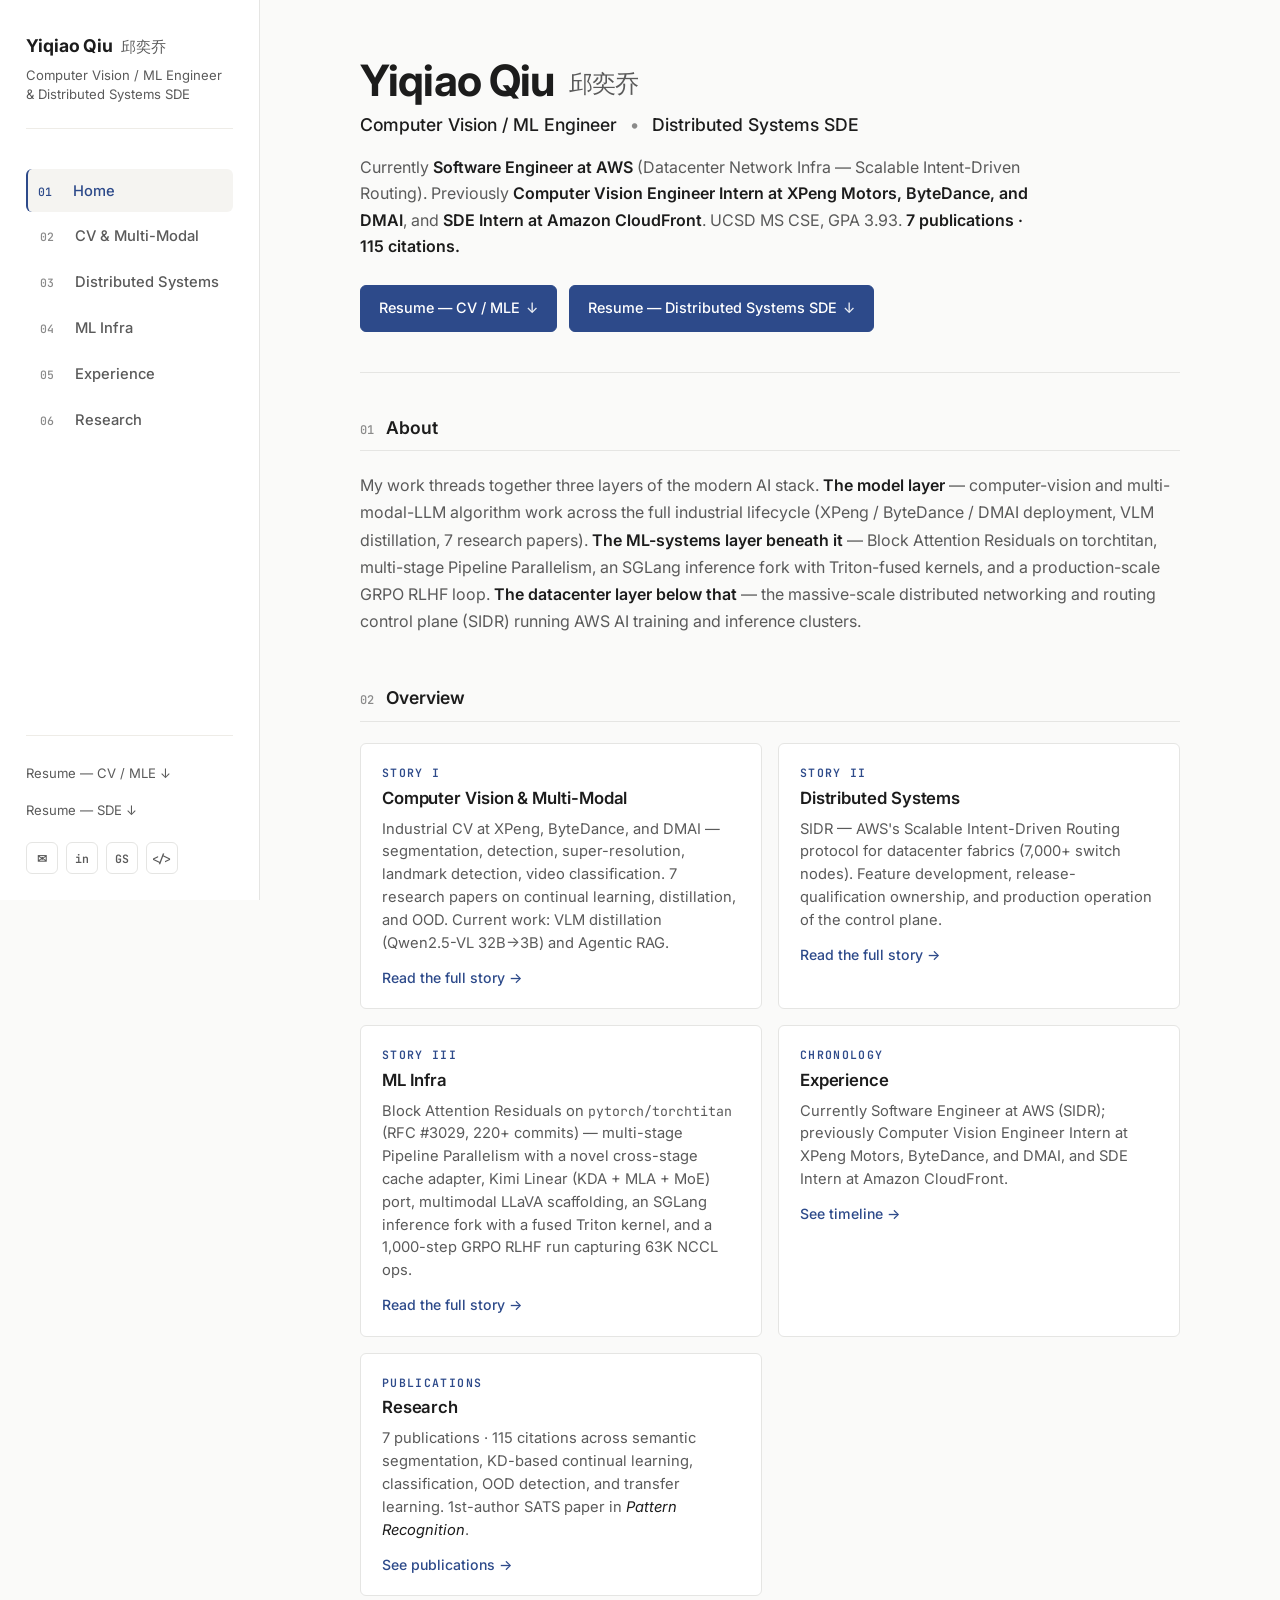
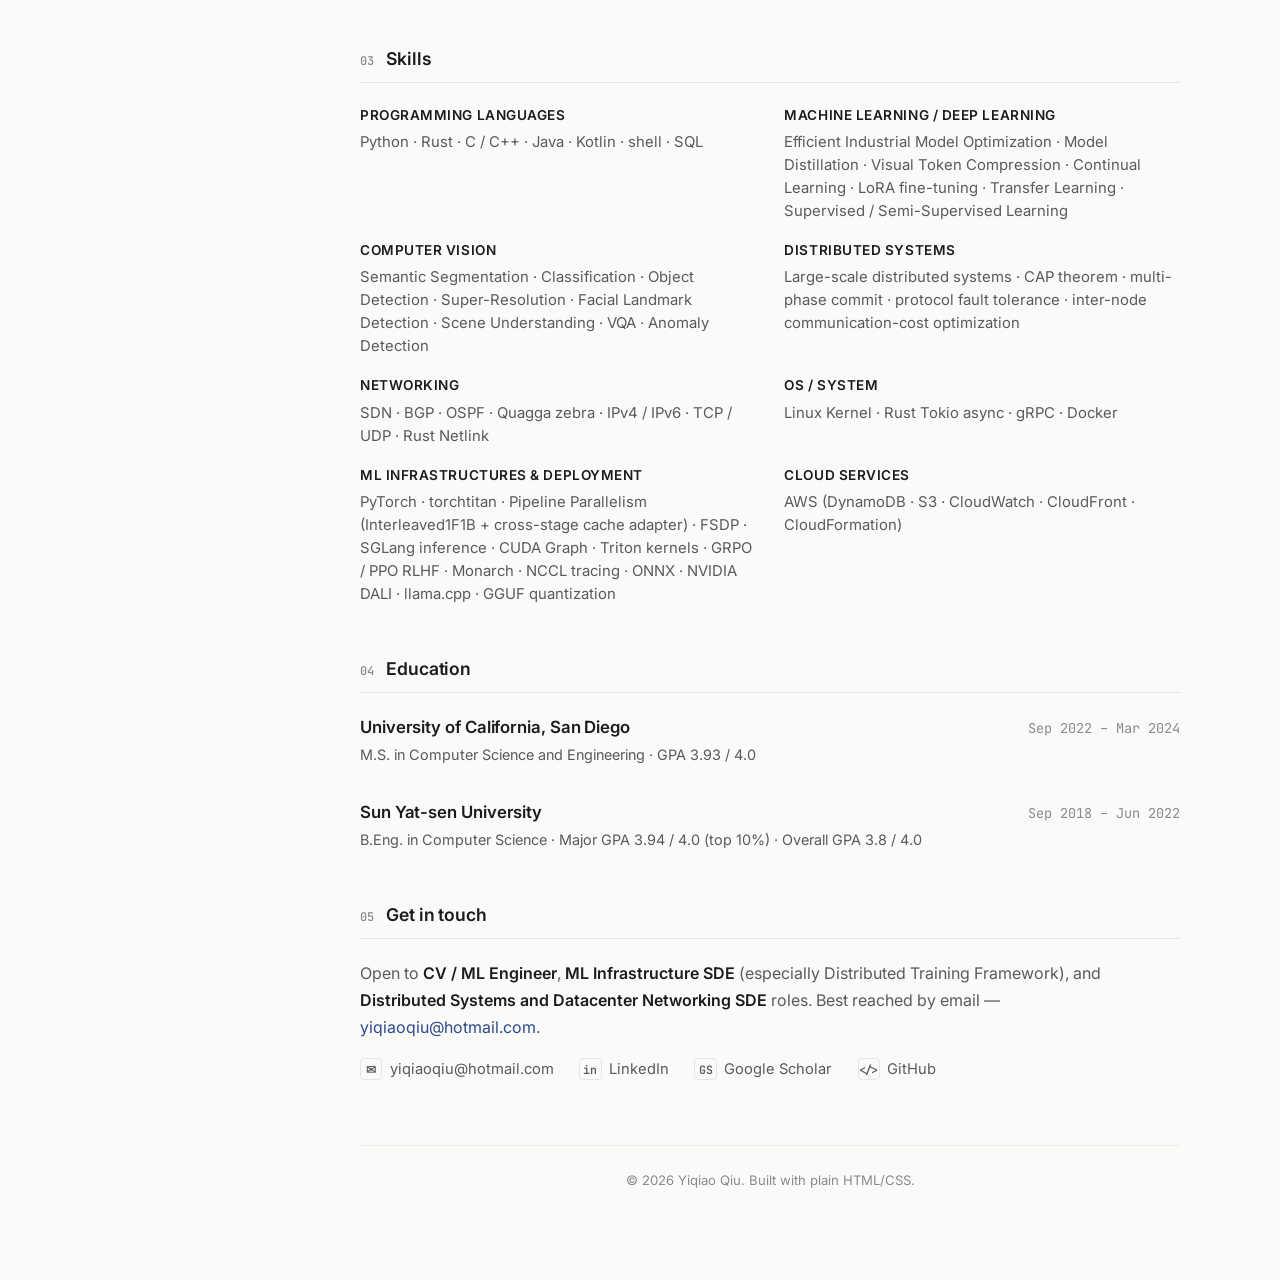
<file: index.html>
<!DOCTYPE html>
<html lang="en">
<head>
<meta charset="UTF-8" />
<meta name="viewport" content="width=device-width, initial-scale=1.0" />
<title>Yiqiao Qiu — CV / ML Engineer &amp; Distributed Systems SDE</title>
<meta name="description" content="Yiqiao Qiu — Computer Vision / Machine Learning Engineer and Distributed Systems SDE. UCSD MS CSE. Currently at AWS DC Networking (SIDR). 7 publications, 115 citations." />
<link rel="stylesheet" href="styles.css" />
<link rel="preconnect" href="https://fonts.googleapis.com" />
<link rel="preconnect" href="https://fonts.gstatic.com" crossorigin />
<link href="https://fonts.googleapis.com/css2?family=Inter:wght@400;500;600;700&family=JetBrains+Mono:wght@400;500&display=swap" rel="stylesheet" />
</head>
<body>

<button class="menu-toggle" aria-label="Toggle navigation">
  <span></span><span></span><span></span>
</button>
<div class="sidebar-backdrop"></div>

<aside class="sidebar" id="sidebar">
  <div class="sidebar-brand">
    <div class="brand-name">Yiqiao Qiu <span class="brand-zh">邱奕乔</span></div>
    <div class="brand-tagline">Computer Vision / ML Engineer<br />&amp; Distributed Systems SDE</div>
  </div>

  <nav class="sidebar-nav" aria-label="Primary">
    <a href="#home" data-tab="home"><span class="nav-num">01</span><span class="nav-label">Home</span></a>
    <a href="#cv" data-tab="cv"><span class="nav-num">02</span><span class="nav-label">CV &amp; Multi-Modal</span></a>
    <a href="#distsys" data-tab="distsys"><span class="nav-num">03</span><span class="nav-label">Distributed Systems</span></a>
    <a href="#mlinfra" data-tab="mlinfra"><span class="nav-num">04</span><span class="nav-label">ML Infra</span></a>
    <a href="#experience" data-tab="experience"><span class="nav-num">05</span><span class="nav-label">Experience</span></a>
    <a href="#research" data-tab="research"><span class="nav-num">06</span><span class="nav-label">Research</span></a>
  </nav>

  <div class="sidebar-footer">
    <div class="sidebar-resumes">
      <a href="assets/Yiqiao_Qiu_Resume_MLE.pdf" target="_blank" rel="noopener">Resume — CV / MLE ↓</a>
      <a href="assets/Yiqiao_Qiu_Resume_SDE.pdf" target="_blank" rel="noopener">Resume — SDE ↓</a>
    </div>
    <div class="sidebar-contact">
      <a href="mailto:yiqiaoqiu@hotmail.com" aria-label="Email" title="yiqiaoqiu@hotmail.com">✉</a>
      <a href="https://www.linkedin.com/in/yiqiao-qiu-12013723a/" target="_blank" rel="noopener" aria-label="LinkedIn" title="LinkedIn">in</a>
      <a href="https://scholar.google.com/citations?user=CJIt8m8AAAAJ&hl=en" target="_blank" rel="noopener" aria-label="Google Scholar" title="Google Scholar">GS</a>
      <a href="https://github.com/QIU023" target="_blank" rel="noopener" aria-label="GitHub" title="GitHub">&lt;/&gt;</a>
    </div>
  </div>
</aside>

<main class="content">

<!-- ============ HOME TAB ============ -->
<section class="tab" id="tab-home">
  <header class="hero">
    <h1>Yiqiao Qiu <span class="zh">邱奕乔</span></h1>
    <p class="hero-tagline">
      Computer Vision / ML Engineer <span class="sep">&bull;</span> Distributed Systems SDE
    </p>
    <p class="hero-sub">
      Currently <strong>Software Engineer at AWS</strong> (Datacenter Network Infra &mdash; Scalable Intent-Driven Routing).
      Previously <strong>Computer Vision Engineer Intern at XPeng Motors, ByteDance, and DMAI</strong>, and
      <strong>SDE Intern at Amazon CloudFront</strong>. UCSD MS CSE, GPA 3.93.
      <strong>7 publications · 115 citations.</strong>
    </p>
    <div class="cta">
      <a class="btn btn-primary" href="assets/Yiqiao_Qiu_Resume_MLE.pdf" target="_blank" rel="noopener">Resume — CV / MLE <span class="arrow">↓</span></a>
      <a class="btn btn-primary" href="assets/Yiqiao_Qiu_Resume_SDE.pdf" target="_blank" rel="noopener">Resume — Distributed Systems SDE <span class="arrow">↓</span></a>
    </div>
  </header>

  <div class="section-block">
    <h2 class="section-title"><span class="section-num">01</span> About</h2>
    <p class="prose">
      My work threads together three layers of the modern AI stack.
      <strong>The model layer</strong> — computer-vision and multi-modal-LLM algorithm work across the full
      industrial lifecycle (XPeng / ByteDance / DMAI deployment, VLM distillation, 7 research papers).
      <strong>The ML-systems layer beneath it</strong> — Block Attention Residuals on torchtitan,
      multi-stage Pipeline Parallelism, an SGLang inference fork with Triton-fused kernels, and a
      production-scale GRPO RLHF loop. <strong>The datacenter layer below that</strong> — the massive-scale
      distributed networking and routing control plane (SIDR) running AWS AI training and inference clusters.
    </p>
  </div>

  <div class="section-block">
    <h2 class="section-title"><span class="section-num">02</span> Overview</h2>
    <div class="preview-grid">
      <a class="preview-card" href="#cv">
        <p class="preview-num">Story I</p>
        <h3>Computer Vision &amp; Multi-Modal</h3>
        <p class="preview-desc">Industrial CV at XPeng, ByteDance, and DMAI — segmentation, detection, super-resolution, landmark detection, video classification. 7 research papers on continual learning, distillation, and OOD. Current work: VLM distillation (Qwen2.5-VL 32B→3B) and Agentic RAG.</p>
        <p class="preview-cta">Read the full story →</p>
      </a>
      <a class="preview-card" href="#distsys">
        <p class="preview-num">Story II</p>
        <h3>Distributed Systems</h3>
        <p class="preview-desc">SIDR — AWS's Scalable Intent-Driven Routing protocol for datacenter fabrics (7,000+ switch nodes). Feature development, release-qualification ownership, and production operation of the control plane.</p>
        <p class="preview-cta">Read the full story →</p>
      </a>
      <a class="preview-card" href="#mlinfra">
        <p class="preview-num">Story III</p>
        <h3>ML Infra</h3>
        <p class="preview-desc">Block Attention Residuals on <code>pytorch/torchtitan</code> (RFC #3029, 220+ commits) — multi-stage Pipeline Parallelism with a novel cross-stage cache adapter, Kimi Linear (KDA + MLA + MoE) port, multimodal LLaVA scaffolding, an SGLang inference fork with a fused Triton kernel, and a 1,000-step GRPO RLHF run capturing 63K NCCL ops.</p>
        <p class="preview-cta">Read the full story →</p>
      </a>
      <a class="preview-card" href="#experience">
        <p class="preview-num">Chronology</p>
        <h3>Experience</h3>
        <p class="preview-desc">Currently Software Engineer at AWS (SIDR); previously Computer Vision Engineer Intern at XPeng Motors, ByteDance, and DMAI, and SDE Intern at Amazon CloudFront.</p>
        <p class="preview-cta">See timeline →</p>
      </a>
      <a class="preview-card" href="#research">
        <p class="preview-num">Publications</p>
        <h3>Research</h3>
        <p class="preview-desc">7 publications · 115 citations across semantic segmentation, KD-based continual learning, classification, OOD detection, and transfer learning. 1st-author SATS paper in <em>Pattern Recognition</em>.</p>
        <p class="preview-cta">See publications →</p>
      </a>
    </div>
  </div>

  <div class="section-block">
    <h2 class="section-title"><span class="section-num">03</span> Skills</h2>
    <div class="skills-grid">
      <div>
        <h4>Programming Languages</h4>
        <p>Python · Rust · C / C++ · Java · Kotlin · shell · SQL</p>
      </div>
      <div>
        <h4>Machine Learning / Deep Learning</h4>
        <p>Efficient Industrial Model Optimization · Model Distillation · Visual Token Compression · Continual Learning · LoRA fine-tuning · Transfer Learning · Supervised / Semi-Supervised Learning</p>
      </div>
      <div>
        <h4>Computer Vision</h4>
        <p>Semantic Segmentation · Classification · Object Detection · Super-Resolution · Facial Landmark Detection · Scene Understanding · VQA · Anomaly Detection</p>
      </div>
      <div>
        <h4>Distributed Systems</h4>
        <p>Large-scale distributed systems · CAP theorem · multi-phase commit · protocol fault tolerance · inter-node communication-cost optimization</p>
      </div>
      <div>
        <h4>Networking</h4>
        <p>SDN · BGP · OSPF · Quagga zebra · IPv4 / IPv6 · TCP / UDP · Rust Netlink</p>
      </div>
      <div>
        <h4>OS / System</h4>
        <p>Linux Kernel · Rust Tokio async · gRPC · Docker</p>
      </div>
      <div>
        <h4>ML Infrastructures &amp; Deployment</h4>
        <p>PyTorch · torchtitan · Pipeline Parallelism (Interleaved1F1B + cross-stage cache adapter) · FSDP · SGLang inference · CUDA Graph · Triton kernels · GRPO / PPO RLHF · Monarch · NCCL tracing · ONNX · NVIDIA DALI · llama.cpp · GGUF quantization</p>
      </div>
      <div>
        <h4>Cloud Services</h4>
        <p>AWS (DynamoDB · S3 · CloudWatch · CloudFront · CloudFormation)</p>
      </div>
    </div>
  </div>

  <div class="section-block">
    <h2 class="section-title"><span class="section-num">04</span> Education</h2>
    <article class="entry">
      <div class="entry-head">
        <h3>University of California, San Diego</h3>
        <span class="when">Sep 2022 &ndash; Mar 2024</span>
      </div>
      <p class="role">M.S. in Computer Science and Engineering · GPA 3.93 / 4.0</p>
    </article>
    <article class="entry">
      <div class="entry-head">
        <h3>Sun Yat-sen University</h3>
        <span class="when">Sep 2018 &ndash; Jun 2022</span>
      </div>
      <p class="role">B.Eng. in Computer Science · Major GPA 3.94 / 4.0 (top 10%) · Overall GPA 3.8 / 4.0</p>
    </article>
  </div>

  <div class="section-block">
    <h2 class="section-title"><span class="section-num">05</span> Get in touch</h2>
    <p class="prose">
      Open to <strong>CV / ML Engineer</strong>, <strong>ML Infrastructure SDE</strong>
      (especially Distributed Training Framework), and <strong>Distributed Systems and Datacenter Networking SDE</strong> roles.
      Best reached by email — <a href="mailto:yiqiaoqiu@hotmail.com">yiqiaoqiu@hotmail.com</a>.
    </p>
    <div class="links">
      <a href="mailto:yiqiaoqiu@hotmail.com"><span class="icon">✉</span> yiqiaoqiu@hotmail.com</a>
      <a href="https://www.linkedin.com/in/yiqiao-qiu-12013723a/" target="_blank" rel="noopener"><span class="icon">in</span> LinkedIn</a>
      <a href="https://scholar.google.com/citations?user=CJIt8m8AAAAJ&hl=en" target="_blank" rel="noopener"><span class="icon">GS</span> Google Scholar</a>
      <a href="https://github.com/QIU023" target="_blank" rel="noopener"><span class="icon">&lt;/&gt;</span> GitHub</a>
    </div>
  </div>
</section>

<!-- ============ CV & MULTI-MODAL TAB ============ -->
<section class="tab" id="tab-cv">
  <header class="tab-header">
    <p class="tab-num">Story I</p>
    <h1>Computer Vision &amp; Multi-Modal</h1>
    <p class="tab-subtitle">Algorithm · Industrial Optimization · Deployment · Infrastructure</p>
  </header>

  <p class="prose">
    My CV / multi-modal work tells one story: <strong>take the efficient-model mindset — latency, memory,
    throughput — from classical CV into modern VLMs and LLM-agent applications</strong>. The training-systems
    side of the same arc — Block Attention Residuals on torchtitan, multi-stage Pipeline Parallelism, the
    SGLang inference fork, and the GRPO RLHF loop — lives on its own page (<a href="#mlinfra">Story III · ML Infra →</a>).
  </p>

  <h3 class="about-subhead">Industrial efficient-model work</h3>
  <p class="prose">
    Across three internships I shipped production CV models covering the core task families —
    <strong>semantic segmentation, object detection, super-resolution, facial-landmark detection, image
    classification, and video classification</strong> — under strict latency / compute budgets.
  </p>
  <ul class="prose-list">
    <li>
      <strong>XPeng Motors — Autonomous Driving Center.</strong>
      <em class="stack-meta">Python, PyTorch, NVIDIA DALI, ONNX &middot; Oct 2023 – Mar 2024.</em>
      <ul class="prose-sublist">
        <li>
          <em>Training-pipeline acceleration for large-scale perception models.</em> Accelerated on-car
          perception training by integrating <strong>NVIDIA DALI</strong> for GPU-based online augmentation
          on huge-scale image datasets, offloading preprocessing from CPU to GPU via multi-process pipelines —
          <strong>7× training speedup and 80% CPU reduction</strong>, unblocking faster iteration across
          perception teams.
        </li>
        <li>
          <em>Multi-task backbone consolidation for on-car deployment.</em> Merged multiple task-specific
          perception models into a unified shared backbone; systematically explored trade-offs across
          architectures, FLOPs, and cross-task generalization. Reduced on-car model scheduling and memory
          overhead while preserving per-task accuracy, improving deployment efficiency on resource-constrained
          automotive compute.
        </li>
        <li>
          <em>Eye-action video classification for the Driver Monitoring System (DMS).</em> Owned end-to-end
          development of the eye-action recognition pipeline for in-cabin fatigue and distraction detection —
          dataset construction, temporal model design and training, and in-vehicle real-scene validation under
          varied lighting and head poses. <strong>99.64% binary classification accuracy with 30%
          inference-latency reduction</strong>, meeting the real-time on-car constraint.
        </li>
        <li>
          <em>Simulation-driven data augmentation for long-tail object detection.</em> Replenished an
          object-detection dataset with photorealistic simulation data for rare / long-tail categories;
          validated the pipeline by training YOLO-X on the augmented dataset and demonstrating consistent
          mAP gains on underrepresented classes. Co-author of <em>Anything in Any Scene</em>.
        </li>
      </ul>
    </li>
    <li>
      <strong>ByteDance — Real-Time Communication, Video Group.</strong>
      <em class="stack-meta">Python, PyTorch &middot; Nov 2021 – Apr 2022.</em>
      <ul class="prose-sublist">
        <li>
          <em>Real-time multi-frame super-resolution for live-streaming codec enhancement.</em> Proposed novel
          auxiliary modules at the low-level encoder / decoder of a real-time multi-frame super-resolution
          model, leveraging <strong>temporal consistency across adjacent frames</strong> and
          <strong>residual-aware feature fusion</strong> to alleviate video-decoding blocky artifacts from
          aggressive compression — without inflating inference latency. <strong>43% PSNR gain improvement</strong>
          in offline testing; deployed into the TikTok live-streaming RTC video engine.
        </li>
        <li>
          <em>Robust facial-landmark detection for ROI-aware bitrate allocation.</em> Optimized the landmark
          model driving ROI-based bitrate allocation on streamers' faces via (1) <strong>facial-parsing
          preprocessing</strong> for semantic priors, (2) <strong>weighted loss with balanced resampling</strong>
          for long-tail poses / occlusions, and (3) an <strong>auxiliary global-context branch</strong>
          stabilizing predictions under occlusion and motion blur. <strong>67% NME reduction</strong>;
          unstructured pruning further cut inference time by <strong>20%</strong> to fit the RTC latency budget.
        </li>
        <li>
          <em>Training infrastructure.</em> Built <strong>FFmpeg-based offline augmentation</strong> simulating
          codec artifacts, bitrate ladders, and frame-drop patterns, plus a <strong>multi-threaded concurrent
          I/O queue</strong> hiding I/O latency behind GPU compute — <strong>40% training-time reduction</strong>
          on large-scale video datasets.
        </li>
      </ul>
    </li>
    <li>
      <strong>DMAI — Research Center.</strong>
      <em class="stack-meta">Python, PyTorch &middot; Jul 2021 – Oct 2021.</em>
      Benchmarked and optimized lightweight object detectors (<strong>RFB, YOLO-X, YOLO-v5</strong>) with
      data-augmentation search and loss tuning to suppress false positives (<strong>99.5% mAP</strong>);
      improved classification with <strong>open-set loss</strong> to resolve <strong>95% of edge-case
      failures at 99% precision</strong>.
    </li>
  </ul>

  <h3 class="about-subhead">VLM — fine-tuning, token compression, on-device deployment</h3>
  <p class="prose">
    Distilling <strong>Qwen2.5-VL 32B → 3B</strong> with LoRA rank-16 on DriveLM-nuScenes; integrated four
    visual-token compression methods (FasterVLM, PruMerge, PyramidDrop, and my own <strong>SATS-CRP</strong>
    — region-aware self-attention transfer). 4× token reduction (480 → 120) with DriveLM LoRA accuracy
    <em>+1%</em>; 16× extreme compression at only 2.4% degradation; BF16 → GGUF Q4_K_M quantization
    (3.9× smaller) deployed on a consumer RTX 4070 Ti via llama.cpp at
    <strong>170 tokens/s, 142 ms TTFT</strong>.
  </p>

  <h3 class="about-subhead">Agentic RAG + LLM-agent result evaluation harness</h3>
  <p class="prose">
    An agentic RAG system over SQL + document corpora: LLM orchestrator delegating to specialized sub-agents
    via OpenAI-style function calling and a typed <em>Evidence</em> protocol; async sub-agent dispatch with
    per-agent timeouts and graceful partial-result synthesis; hybrid BM25 + dense retrieval with
    Reciprocal Rank Fusion over ~900 chunks from 6 SEC 10-K filings; SSE streaming of routing decisions, tool
    calls, and sub-agent reasoning. Paired with a <strong>4-mode evaluation harness</strong>
    (fuzzy-numeric / entity-match / LLM-as-judge / deterministic slot-based component recall) that
    specifically targets list-coverage silent failures invisible to judge-only scoring. Full-pass correctness
    on a 10-question gold-labeled dev set.
  </p>
</section>

<!-- ============ DISTRIBUTED SYSTEMS TAB ============ -->
<section class="tab" id="tab-distsys">
  <header class="tab-header">
    <p class="tab-num">Story II</p>
    <h1>Massive-scale Distributed Systems</h1>
    <p class="tab-subtitle">Datacenter Cluster Networking Infrastructure · SIDR</p>
  </header>

  <p class="prose">
    I currently build <strong>SIDR</strong> — AWS's
    <a href="https://d1.awsstatic.com/events/Summits/reinvent2023/NET401-R_AWS-journey-toward-intent-driven-network-infrastructure-REPEAT.pdf" target="_blank" rel="noopener"><em>Scalable Intent-Driven Routing</em></a>
    protocol (re:Invent 2023 · NET401-R) and the routing control plane for AWS Datacenter network fabrics
    (a production fleet of <strong>7,000+ switch nodes</strong>). Under SIDR, routing intent is expressed centrally and distributed /
    installed across the fleet via <strong>multi-phase commit (MPC) transactions</strong>, which makes
    correctness, failure-mode reasoning, and fleet-scale operational behavior the central engineering problem
    of the system. My work spans <strong>SIDR distributed networking protocol feature development</strong>,
    <strong>end-to-end ownership of SIDR release qualification</strong>, and
    <strong>production operation of the control plane</strong>.
  </p>

  <p class="prose">Three headline contributions:</p>
  <ol class="prose-list">
    <li>
      <strong>Automated release-qualification framework with chaos fault injection.</strong>
      Designed and built the complete end-to-end automated release-qualification framework for SIDR, run
      against test clusters: a <strong>hierarchical concurrent workflow engine</strong> orchestrating
      multi-stage qualification runs, comprehensive <strong>protocol state tracing</strong>, and a
      <strong>chaos fault-injection system</strong> that systematically exercises partitions, device
      failures, and interface flaps to validate consensus convergence and MPC operation correctness — with
      rollback — under extreme stress and chaotic network / software failure conditions. Integrated into
      CI/CD; delivered a <strong>15× speedup</strong> in release qualification.
      <strong>Since October 2024, every AWS ML Datacenter switch NetOS release has been qualified and gated
      by this framework</strong> — it has <strong>caught dozens of latent bugs</strong> both inside the SIDR
      protocol itself and at the interaction boundary between SIDR and other AWS NetOS processes before they
      could reach production, keeping every subsequent SIDR release highly reliable at production fleet scale.
    </li>
    <li>
      <strong>Core SIDR feature development.</strong>
      <ul class="prose-sublist">
        <li>
          <em>SIDR route redistribution from Quagga.</em> Cross-protocol route redistribution bridges legacy
          BGP / OSPF state (Quagga zebra) into SIDR's intent-driven route programming. Owned the SIDR-side
          daemon logic end-to-end: inter-process communication with Quagga, asynchronous message-stream
          parsing, <strong>multi-module async orchestration</strong> keeping redistribution off the critical
          path of intent commits, OS-level signaling, and <strong>MPC lazy-initialization</strong>
          optimizations across multiple SIDR modules.
        </li>
        <li>
          <em>SIDR protocol credential management and security enhancement.</em> Added
          <strong>message-certificate-based authentication and verification</strong> end-to-end across
          controller-to-daemon intent distribution. Designed certificate issuance / rotation into SIDR's
          service-fabric workflows, explicit race-condition and failure handling during certificate
          transitions, and a comprehensive end-to-end integration-test suite covering controller-to-daemon
          intent signaling and protocol state-machine transitions. A cross-cutting change — every SIDR
          message touched — so backward-compatible rollout mattered as much as the cryptographic component.
        </li>
      </ul>
    </li>
    <li>
      <strong>Deep system understanding from feature development, production operation, and debugging.</strong>
      Shipping SIDR features is one input; running the control plane in production and diagnosing the many
      race conditions that surface when MPC transactions interleave with real link and process failures —
      device crashes mid-commit, interface flaps, partial commits, rollback-vs-recommit interleavings — is
      another. The combination built a depth of understanding across <strong>protocol design, state-machine
      semantics, fault tolerance, and the operational realities of a very large distributed fabric</strong>
      that neither feature work nor operational experience alone produces.
    </li>
  </ol>
  <p class="prose">
    The foundations are <strong>CAP-theorem reasoning, multi-phase commit semantics, protocol fault tolerance,
    and inter-node communication-cost optimization inside massive fabrics</strong>.
  </p>
</section>

<!-- ============ ML INFRA TAB ============ -->
<section class="tab" id="tab-mlinfra">
  <header class="tab-header">
    <p class="tab-num">Story III</p>
    <h1>ML Infra</h1>
    <p class="tab-subtitle">Training · Pipeline Parallelism · Inference · RLHF</p>
  </header>

  <p class="prose">
    My ML-systems work covers the full LLM lifecycle on a single project:
    <strong>algorithm-architecture co-design (Block Attention Residuals)</strong> →
    <strong>large-scale pretraining (FSDP + multi-stage Pipeline Parallelism)</strong> →
    <strong>multimodal continued-pretrain &amp; SFT</strong> →
    <strong>inference acceleration (SGLang fork + Triton-fused kernels + CUDA Graph)</strong> →
    <strong>RLHF (production-scale GRPO/PPO via SGLang generation)</strong>.
    All of it lives in
    <a href="https://github.com/QIU023/torchtitan_attention_residual" target="_blank" rel="noopener">QIU023/torchtitan_attention_residual</a>
    (220+ commits across 11 phases) and the companion inference fork
    <a href="https://github.com/QIU023/sglang/tree/attention_residual_inference" target="_blank" rel="noopener">QIU023/sglang@attention_residual_inference</a>.
    <strong>RFC filed upstream as
    <a href="https://github.com/pytorch/torchtitan/pull/3029" target="_blank" rel="noopener">pytorch/torchtitan#3029</a>.</strong>
  </p>

  <h3 class="about-subhead">Block Attention Residuals — algorithm-architecture co-design</h3>
  <p class="prose">
    Independent end-to-end reproduction of <strong>Block Attention Residuals</strong> (Kimi Team,
    arXiv:2603.15031) as a contribution to <code>pytorch/torchtitan</code>. The algorithm replaces fixed
    residual accumulation with softmax attention over block outputs — partitioning layers into N blocks
    (~8 recommended), running standard residuals inside blocks and firing attention-based aggregation only
    at boundaries. <strong>Cross-stage pipeline-parallel traffic drops from O(L·d) to O(N·d)</strong>,
    making the algorithm directly compatible with multi-stage PP — this is the load-bearing engineering
    insight that motivated the entire project.
  </p>

  <h3 class="about-subhead">Phase 2 — Single-GPU FSDP A/B (174M dense Llama3)</h3>
  <p class="prose">
    Headline finding reproduces the paper's Table 1 trend; AttnRes is consistently below baseline at every
    milestone under matched hyperparameters and architecture:
  </p>
  <ul class="prose-list">
    <li><em>Step 500</em> — baseline 6.1412 vs <strong>AttnRes 6.0146 (Δ −0.1265)</strong>.</li>
    <li><em>Step 10,000</em> — baseline 4.3235 vs <strong>AttnRes 4.2192 (Δ −0.1043)</strong>.</li>
  </ul>
  <p class="prose">
    Supports the paper's ~1.25× effective-compute-gain claim. RFC evidence for upstream review.
  </p>

  <h3 class="about-subhead">Phase 3 — novel PP cross-stage cache adapter for Interleaved1F1B</h3>
  <p class="prose">
    The central engineering question of porting block-level attention into pipeline parallelism: AttnRes
    aggregation at block boundaries needs the previous block's outputs, but in Interleaved1F1B those
    outputs live on a different rank and have already moved out of the PP buffer. I designed a
    <strong>cross-stage cache adapter</strong> that materializes block-boundary outputs into a per-rank
    cache, replays them at the right microbatch index, and gates eviction against the schedule's commit
    semantics. Validation on PP=4, V=2:
  </p>
  <ul class="prose-list">
    <li>Naive vs. adapter loss delta within the <strong>nondeterminism band (max ~0.06)</strong>.</li>
    <li>Memory overhead: <strong>+260 MB cache on stage-boundary ranks</strong>, zero on internal ranks.</li>
    <li><strong>41/41 CPU unit tests passing</strong>; smoke-green on real cluster runs.</li>
  </ul>

  <h3 class="about-subhead">Phase 4 — Kimi Linear (KDA + MLA + MoE) port + AttnRes + PP</h3>
  <p class="prose">
    Full integration of <strong>Key-Derived Attention (KDA)</strong>, <strong>Multi-head Latent Attention
    (MLA)</strong>, and an <strong>MoE</strong> backbone underneath the AttnRes block scheme;
    <strong>436M FSDP architecture-validation checkpoint at 12.5k steps</strong> on C4-equivalent data
    (explicitly framed as architecture-validation grade, ~0.35% of the paper's 119B-token budget); a
    canonical aligned <strong>447M Kimi Linear AttnRes pretrain under FSDP=8</strong>.
  </p>

  <h3 class="about-subhead">Phase 5 / 6 — Multimodal scaffolding</h3>
  <p class="prose">
    A <strong>LLaVA-style projector</strong> on top of the Kimi Linear AttnRes base; FSDP=8 multimodal
    launcher; <strong>447M aligned multimodal continued-pretrain (2,500 steps) + SFT (500 steps)</strong>
    reusing LLaVA-Pretrain captions (overnight orchestrator simplified to drop COCO since SFT shares the
    same caption pool); multimodal GRPO entry point with a LLaVA caption task as the bridge into Phase 11.
  </p>

  <h3 class="about-subhead">Phase 11 — SGLang inference fork</h3>
  <p class="prose">
    Companion fork
    <a href="https://github.com/QIU023/sglang/tree/attention_residual_inference" target="_blank" rel="noopener">QIU023/sglang@attention_residual_inference</a>:
    <strong>CUDA Graph integration</strong> for Kimi-Linear and Qwen3 (with cuda-graph compat fix for
    static cleanup), real-checkpoint end-to-end inference, chunked-prefill, and a <strong>fused Phase-2
    Triton kernel</strong> for AttnRes block aggregation. Long-context AttnRes bench includes a
    <strong>24K-context data point</strong>. The profiling report surfaced (and fixed) a v2-bench bug
    where the Triton kernel was never firing — the kind of silent-failure regression that judge-only
    benchmarking misses.
  </p>

  <h3 class="about-subhead">Phase 11 / RLHF — production GRPO loop</h3>
  <p class="prose">
    End-to-end GRPO/PPO via SGLang generation, scaling up production runs through the fleet:
  </p>
  <ul class="prose-list">
    <li><em>sum-digits production runs</em> at 50 / 200 / 500 steps demonstrating real learning under
      <code>kl_coef=0.05</code> with a frozen reference model.</li>
    <li><strong>1,000-step definitive run capturing 63,483 NCCL ops</strong>; 500-step run captured 51K.</li>
    <li><strong>PolicyTrainer relaxation</strong>, <strong>lead/follower + provisioner shared-mode</strong>
      topology, <strong>Monarch worker spawn fix</strong> (pre-import <code>torch</code> +
      <code>torchtitan</code> in the worker before Monarch dispatches), <strong>NCCL trace wrapper</strong>
      for fabric-level tracing, <strong>varlen_attn SDPA fallback</strong> unblock.</li>
  </ul>

  <h3 class="about-subhead">Cross-cutting infra in the fork</h3>
  <ul class="prose-list">
    <li><strong>Multi-stage pipeline parallelism</strong> (PP=4 with the cross-stage cache adapter).</li>
    <li><strong>AttnRes subclass with a scaling-law config registry</strong> covering the model-size sweep.</li>
    <li><strong>Silent-grad-loss detection with clone-on-capture</strong> — guards against the activation /
      gradient aliasing bugs that pipeline-parallel debugging is full of.</li>
    <li><code>grouped_mm</code> + <code>torch.compile</code> throughput path.</li>
    <li><strong>git-LFS-backed CSV.gz NCCL traces</strong>; <strong>vast.ai env-compat patch</strong> for
      cross-host reproducibility.</li>
  </ul>
</section>

<!-- ============ EXPERIENCE TAB ============ -->
<section class="tab" id="tab-experience">
  <header class="tab-header">
    <p class="tab-num">Chronology</p>
    <h1>Work Experience</h1>
    <p class="tab-subtitle">Positions held, most-recent first</p>
  </header>

  <article class="entry">
    <div class="entry-head">
      <h3>Amazon Web Services <span class="muted">&mdash; Software Engineer</span></h3>
      <span class="when">Apr 2024 &ndash; Present &nbsp;·&nbsp; Santa Clara, CA</span>
    </div>
    <p class="role"><em>AWS DC Network Infra — Scalable Intent-Driven Routing (SIDR)</em> · Rust, Python, Tokio</p>
    <ul>
      <li>Designed and built an <strong>end-to-end automated release qualification framework</strong> for SIDR with <strong>hierarchical concurrent workflow engines</strong>, comprehensive protocol state tracing, and <strong>chaos fault injection</strong> (partitions, device failures, interface flaps) to validate consensus convergence and MPC operation correctness with rollback under extreme stress and chaotic network / software failure conditions. Integrated into CI/CD pipeline, achieving <strong>15× speedup in release qualification</strong> and qualifying all subsequent SIDR production releases.</li>
      <li>Delivered SIDR daemon logic for network <strong>cross-protocol route redistribution</strong>, including inter-process communication, message-stream parsing, multi-module asynchronous programming and OS-signaling, and optimized message generation and <strong>MPC lazy-init</strong> in multiple SIDR modules for improved efficiency.</li>
      <li>Delivered <strong>SIDR protocol security enhancement</strong> through message authentication and verification mechanisms, with thorough design and implementation for service-fabric workflows, race-condition / failures handling, and comprehensive end-to-end integration tests spanning controller-to-daemon intent distribution, system-level signaling, and protocol state-machine transitions under various network and system conditions.</li>
    </ul>
  </article>

  <article class="entry">
    <div class="entry-head">
      <h3>XPeng Motors <span class="muted">&mdash; Computer Vision Engineer Intern</span></h3>
      <span class="when">Oct 2023 &ndash; Mar 2024 &nbsp;·&nbsp; San Diego, CA</span>
    </div>
    <p class="role"><em>Autonomous Driving Center</em> · Python, PyTorch, DALI, ONNX</p>
    <ul>
      <li><strong>Training Pipeline Acceleration:</strong> Integrated NVIDIA DALI for GPU-based online augmentation on huge-scale image datasets, offloading preprocessing from CPU to GPU via multi-process pipelines — <strong>7× training speedup, 80% CPU reduction</strong>.</li>
      <li><strong>Multi-task Backbone Consolidation:</strong> Merged task-specific perception models into a unified shared backbone; systematically explored FLOPs / cross-task generalization trade-offs to cut on-car scheduling and memory overhead while preserving per-task accuracy.</li>
      <li><strong>Eye-Action Video Classification for DMS:</strong> Owned the end-to-end pipeline (dataset, temporal model, in-vehicle validation) — <strong>99.64% accuracy, 30% latency reduction</strong> under real-time on-car constraints.</li>
      <li><strong>Simulation-Driven Long-tail Object Detection:</strong> Replenished an OD dataset with photorealistic simulation for rare categories; validated via YOLO-X showing consistent mAP gains. Co-author of <em>Anything in Any Scene</em>.</li>
    </ul>
  </article>

  <article class="entry">
    <div class="entry-head">
      <h3>ByteDance <span class="muted">&mdash; Video Algorithms Engineer Intern</span></h3>
      <span class="when">Nov 2021 &ndash; Apr 2022 &nbsp;·&nbsp; Shenzhen, China</span>
    </div>
    <p class="role"><em>Real-Time Communication, Video Group</em> · Python, PyTorch</p>
    <ul>
      <li><strong>Real-time Multi-frame Super-Resolution</strong> for TikTok live-streaming RTC: novel low-level encoder/decoder auxiliary modules leveraging temporal consistency and residual-aware fusion — <strong>43% PSNR gain improvement</strong>, shipped.</li>
      <li><strong>Robust Facial Landmark Detection</strong> for ROI-aware bitrate allocation: facial-parsing preprocessing, weighted loss + balanced resampling for long-tail poses, global-context branch — <strong>67% NME reduction</strong>; unstructured pruning further <strong>-20% inference time</strong>.</li>
      <li>Built FFmpeg-based offline augmentation simulating codec artifacts and a multi-threaded concurrent I/O queue hiding I/O behind GPU compute — <strong>40% training time reduction</strong>.</li>
    </ul>
  </article>

  <article class="entry">
    <div class="entry-head">
      <h3>Amazon <span class="muted">&mdash; SDE Intern, AWS CloudFront</span></h3>
      <span class="when">Jun 2023 &ndash; Sep 2023 &nbsp;·&nbsp; Seattle, WA</span>
    </div>
    <p class="role"><em>CloudFront Function (CF2) Tagging in Control Plane</em> · Java, Kotlin, AWS</p>
    <ul>
      <li>In a micro-service / distributed-transaction setting, designed unique-ID based tagging, analyzed race conditions and concurrent failures, and handled them with synchronous DB erasing calls, cleaner threads, and <strong>DynamoDB distributed locks</strong>.</li>
      <li>Optimized 3 customer CF2 APIs — <strong>25% latency reduction</strong> by eliminating redundant RPC round-trips; shortened tagging cleaner lists for <strong>98.5% RPS reduction</strong> and <strong>60× cleaning speed</strong>.</li>
      <li>Extended AWS CloudFormation interface for CF2 tagging with async process + callbacks + Factory pattern; comprehensive integration tests covering concurrent race-conditions.</li>
    </ul>
  </article>

  <article class="entry">
    <div class="entry-head">
      <h3>DMAI <span class="muted">&mdash; Computer Vision Engineer Intern</span></h3>
      <span class="when">Jul 2021 &ndash; Oct 2021 &nbsp;·&nbsp; Guangzhou, China</span>
    </div>
    <p class="role"><em>DMAI Research Center</em> · Python, PyTorch</p>
    <ul>
      <li>AILA Preschool Learning System card recognition: benchmarked / optimized lightweight detectors (RFB, YOLO-X, YOLO-v5) with augmentation search and loss tuning — <strong>99.5% mAP</strong>; open-set loss resolved <strong>95% edge-case failures at 99% precision</strong>.</li>
    </ul>
  </article>
</section>

<!-- ============ RESEARCH TAB ============ -->
<section class="tab" id="tab-research">
  <header class="tab-header">
    <p class="tab-num">Publications</p>
    <h1>Research</h1>
    <p class="tab-subtitle">7 publications · 115 citations</p>
  </header>

  <p class="prose">
    My research spans <strong>semantic segmentation, knowledge-distillation-based continual learning,
    classification, out-of-distribution detection, and transfer learning</strong>. Core methodological
    theme: <em>what</em> a visual encoder produces is only half the information — <em>how</em> it attends,
    relates, and abstracts is equally transferable and equally worth distilling.
  </p>

  <h3 class="about-subhead">Selected top-cited contributions</h3>
  <ul class="prose-list">
    <li>
      <em>SATS: Self-Attention Transfer for Continual Semantic Segmentation.</em> 1st author.
      <em>Pattern Recognition</em>, 2023 · <span class="cite">55 citations</span>.
      Continual semantic segmentation suffers from catastrophic forgetting when a model is incrementally
      trained on new classes while retaining old ones. SATS introduces a lightweight <strong>self-attention
      transfer</strong> scheme that distills the <strong>inter-patch relationship structure</strong> from
      the old model's self-attention maps to the new model during incremental steps — transferring <em>how</em>
      the visual encoder attends between patches, not just what features it produces. The technique is a
      plug-in for any vision-transformer-based backbone, sets state of the art on standard
      continual-segmentation benchmarks, and is the method I'm now extending from CNN-era continual
      segmentation into modern VLM distillation.
    </li>
    <li>
      <em>Classifier-head Informed Feature Masking and Prototype-based Logit Smoothing for Out-of-Distribution
      Detection.</em> 2nd author. <em>IEEE TCSVT</em>, 2024 · <span class="cite">23 citations</span>.
      Post-hoc OOD detection combining <strong>classifier-head-informed feature masking</strong>
      (classifier-head weights mask activations not tied to any in-distribution class) with
      <strong>prototype-based logit smoothing</strong> (class prototypes regularize logits for off-manifold
      samples).
    </li>
    <li>
      <em>Topic Driven Adaptive Network for Cross-Domain Sentiment Classification (TDAN).</em> 2nd author.
      <em>Information Processing and Management</em>, 2023 · <span class="cite">23 citations</span>.
      Cross-domain sentiment classification via a <strong>neural topic model</strong> plus a
      <strong>keyword branch</strong>, fused by <strong>cross dot-product attention</strong> between topic
      and keyword representations — grounding predictions in keyword-occurrence signals that transfer across
      source and target domains.
    </li>
  </ul>

  <h3 class="about-subhead">Other publications</h3>
  <div class="pub-grid">
    <div class="pub">
      <p class="pub-title">Anything in Any Scene: Photorealistic Video Object Insertion</p>
      <p class="pub-meta">Co-author · <strong>Preprint</strong>, arXiv:2401.17509, 2024 · <span class="cite">300+ GitHub stars · 13 citations</span> · Presented at EI 2025 Highlights Session (IS&amp;T Electronic Imaging)</p>
    </div>
    <div class="pub">
      <p class="pub-title">Deep Model Reference: Simple Yet Effective Confidence Estimation for Image Classification</p>
      <p class="pub-meta"><strong>2nd author</strong> · MICCAI, 2024</p>
    </div>
    <div class="pub">
      <p class="pub-title">Class Incremental Learning with Task-Specific Batch Normalization and Out-of-Distribution Detection</p>
      <p class="pub-meta"><strong>3rd author</strong> · <em>Neurocomputing</em>, 2026 · <span class="cite">1 citation</span> · <a href="https://www.sciencedirect.com/science/article/abs/pii/S0925231226007186" target="_blank" rel="noopener">ScienceDirect ↗</a></p>
    </div>
    <div class="pub">
      <p class="pub-title">Local Background Features Matter in Out-of-Distribution Detection</p>
      <p class="pub-meta"><strong>3rd author</strong> · Under review at <em>Neural Computation</em></p>
    </div>
  </div>

  <p class="pub-cta">
    Full list on <a href="https://scholar.google.com/citations?user=CJIt8m8AAAAJ&hl=en" target="_blank" rel="noopener">Google Scholar →</a>
  </p>
</section>

<footer class="footer">
  <p>&copy; <span id="year"></span> Yiqiao Qiu. Built with plain HTML/CSS.</p>
</footer>

</main>

<script>
  (function () {
    const tabs = document.querySelectorAll('.tab');
    const navLinks = document.querySelectorAll('.sidebar-nav a');
    const menuToggle = document.querySelector('.menu-toggle');
    const sidebar = document.getElementById('sidebar');
    const backdrop = document.querySelector('.sidebar-backdrop');
    const content = document.querySelector('.content');

    function activateTab(tabId) {
      const targetId = 'tab-' + tabId;
      const target = document.getElementById(targetId);
      if (!target) { activateTab('home'); return; }

      tabs.forEach(function (t) { t.classList.remove('active'); });
      navLinks.forEach(function (l) { l.classList.remove('active'); });

      target.classList.add('active');
      const activeLink = document.querySelector('.sidebar-nav a[data-tab="' + tabId + '"]');
      if (activeLink) activeLink.classList.add('active');

      window.scrollTo({ top: 0, behavior: 'auto' });
      if (content) content.scrollTop = 0;

      closeMobileSidebar();
    }

    function tabFromHash() {
      const h = window.location.hash.replace('#', '').trim();
      return h || 'home';
    }

    function closeMobileSidebar() {
      sidebar.classList.remove('open');
      backdrop.classList.remove('visible');
      document.body.classList.remove('sidebar-open');
    }

    navLinks.forEach(function (link) {
      link.addEventListener('click', function (e) {
        const tabId = link.dataset.tab;
        if (tabId) {
          e.preventDefault();
          if (window.location.hash === '#' + tabId) {
            activateTab(tabId);
          } else {
            window.location.hash = tabId;
          }
        }
      });
    });

    window.addEventListener('hashchange', function () {
      activateTab(tabFromHash());
    });

    if (menuToggle) {
      menuToggle.addEventListener('click', function () {
        const isOpen = sidebar.classList.toggle('open');
        backdrop.classList.toggle('visible', isOpen);
        document.body.classList.toggle('sidebar-open', isOpen);
      });
    }
    if (backdrop) {
      backdrop.addEventListener('click', closeMobileSidebar);
    }

    activateTab(tabFromHash());

    const yearEl = document.getElementById('year');
    if (yearEl) yearEl.textContent = new Date().getFullYear();
  })();
</script>
</body>
</html>
</file>
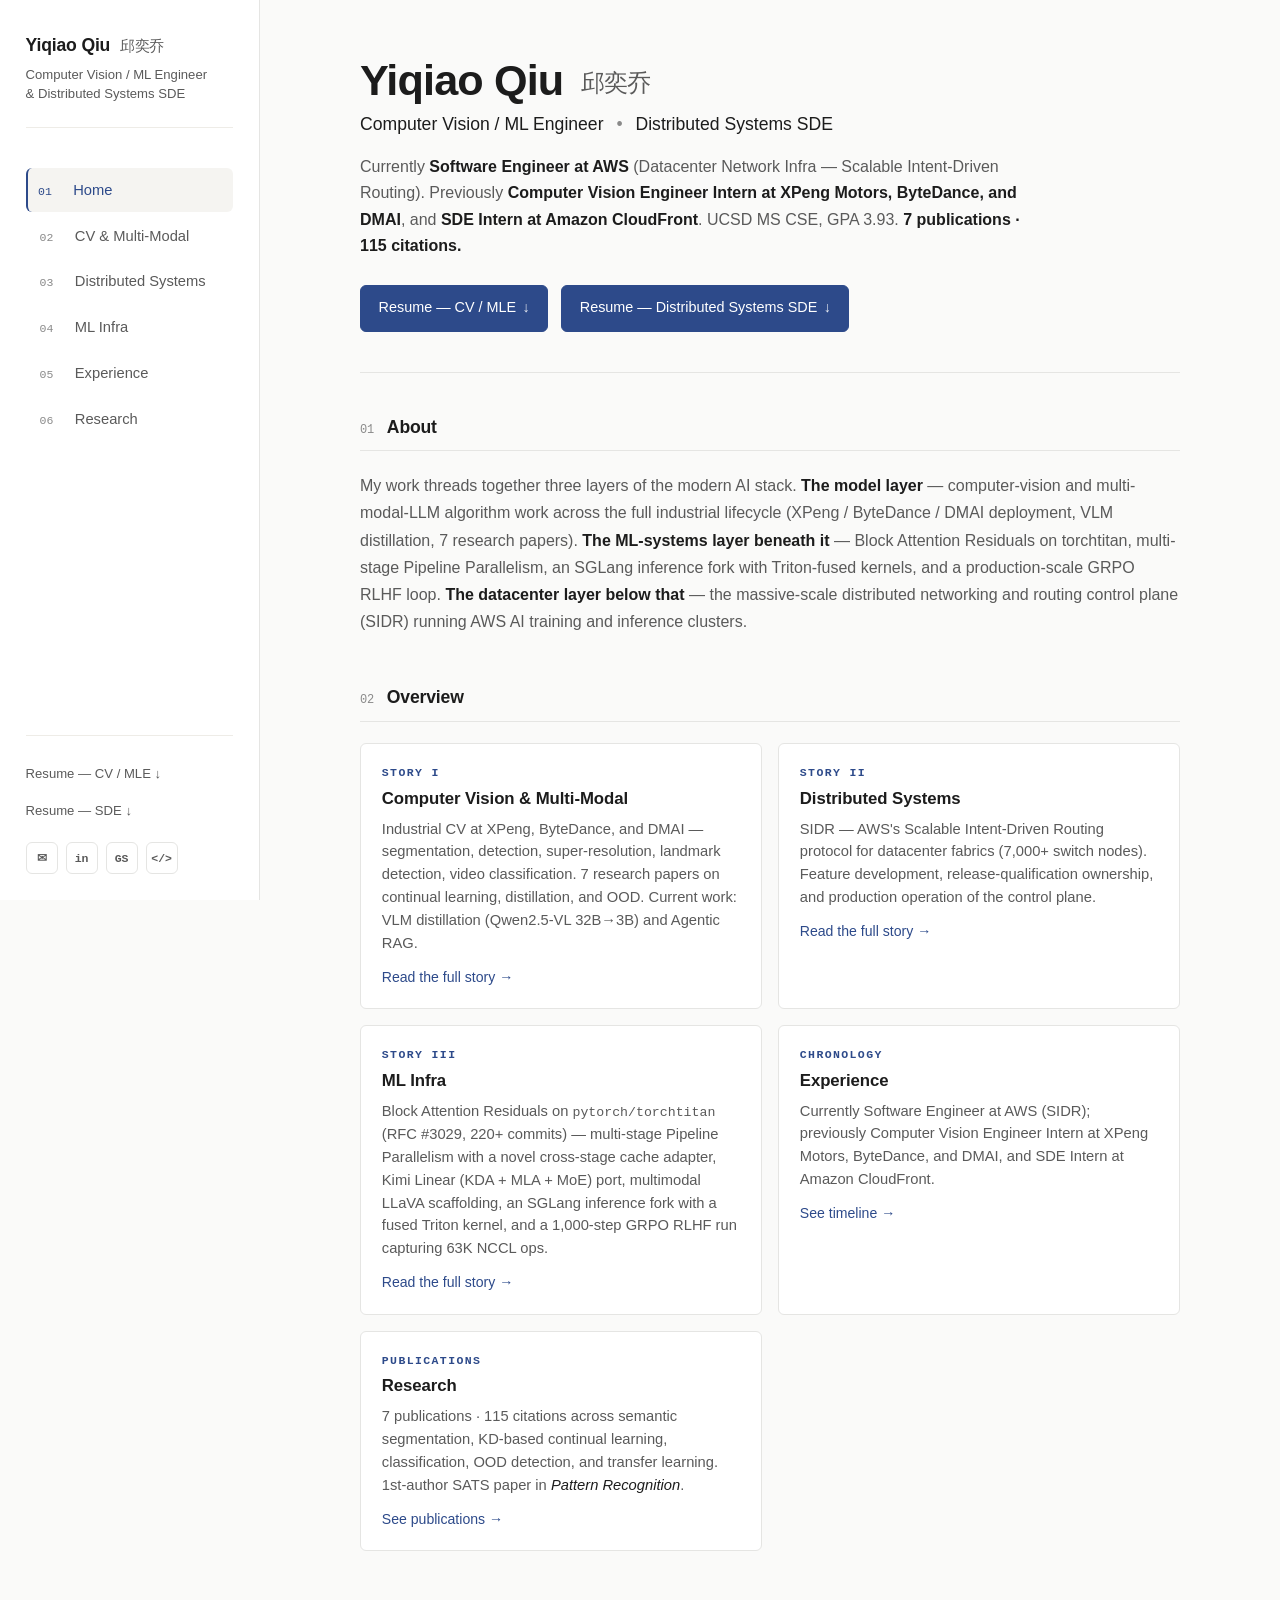
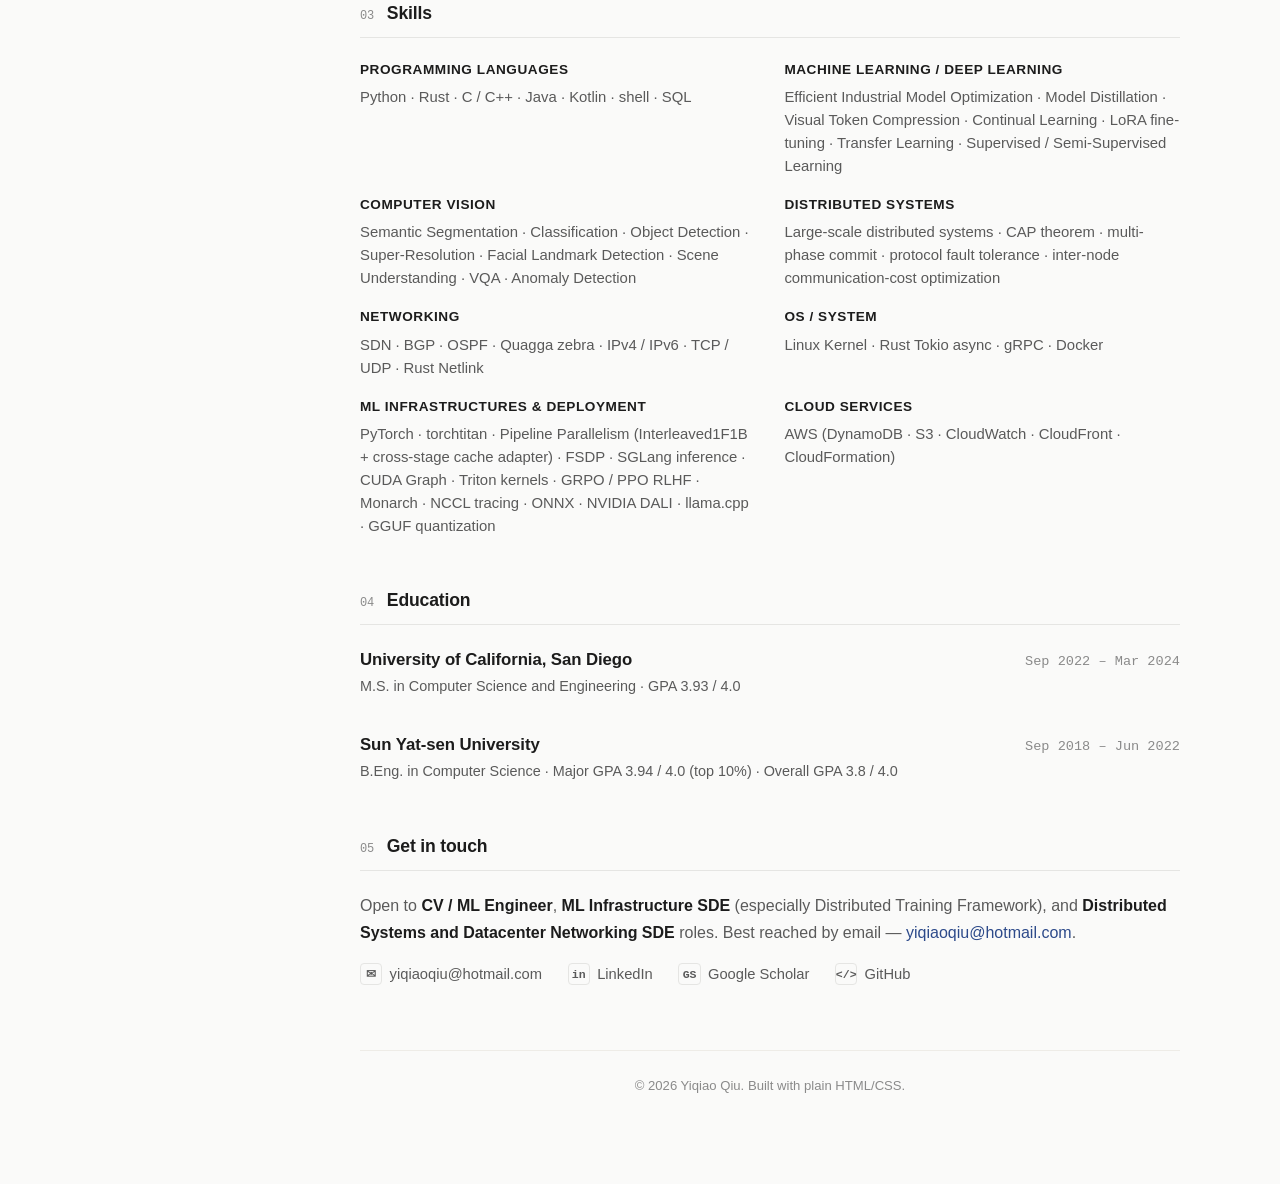
<file: page/1/index.html>
<!doctype html><html lang=en-us><head><title>https://QIU023.github.io/</title><link rel=canonical href=https://QIU023.github.io/><meta name=robots content="noindex"><meta charset=utf-8><meta http-equiv=refresh content="0; url=https://QIU023.github.io/"></head></html>
</file>
<file: styles.css>
:root {
  --bg: #fafaf9;
  --surface: #ffffff;
  --surface-alt: #f5f4f1;
  --text: #1c1c1c;
  --muted: #5a5a5a;
  --muted-2: #8a8a8a;
  --border: #e5e5e3;
  --border-soft: #eeece7;
  --accent: #2d4a8a;
  --accent-hover: #1d3570;
  --code-bg: #f4f4f2;
  --sidebar-width: 260px;
  --content-max: 820px;
  --radius: 6px;
}

@media (prefers-color-scheme: dark) {
  :root {
    --bg: #0f1114;
    --surface: #171a1f;
    --surface-alt: #13161a;
    --text: #e8e8e6;
    --muted: #a8a8a3;
    --muted-2: #6e6e6a;
    --border: #2a2e34;
    --border-soft: #1e2228;
    --accent: #7fa8f0;
    --accent-hover: #a5c3f7;
    --code-bg: #1f232a;
  }
}

* { box-sizing: border-box; }
html { scroll-behavior: smooth; }

body {
  margin: 0;
  padding: 0;
  background: var(--bg);
  color: var(--text);
  font-family: 'Inter', -apple-system, BlinkMacSystemFont, 'Segoe UI', Roboto, sans-serif;
  font-size: 16px;
  line-height: 1.65;
  -webkit-font-smoothing: antialiased;
}

a {
  color: var(--accent);
  text-decoration: none;
  transition: color 0.15s ease;
}
a:hover { color: var(--accent-hover); text-decoration: underline; }
code, .mono { font-family: 'JetBrains Mono', Menlo, monospace; font-size: 0.9em; }

/* ==================== Sidebar ==================== */
.sidebar {
  position: fixed;
  top: 0;
  left: 0;
  width: var(--sidebar-width);
  height: 100vh;
  background: var(--surface);
  border-right: 1px solid var(--border);
  padding: 2.2rem 1.6rem 1.6rem;
  display: flex;
  flex-direction: column;
  z-index: 20;
  transition: transform 0.28s ease;
}

.sidebar-brand {
  margin-bottom: 2.5rem;
  padding-bottom: 1.5rem;
  border-bottom: 1px solid var(--border-soft);
}
.brand-name {
  font-size: 1.1rem;
  font-weight: 700;
  letter-spacing: -0.01em;
  color: var(--text);
  line-height: 1.2;
}
.brand-zh {
  font-weight: 500;
  color: var(--muted);
  font-size: 0.85em;
  margin-left: 0.3rem;
}
.brand-tagline {
  color: var(--muted);
  font-size: 0.82rem;
  line-height: 1.45;
  margin-top: 0.55rem;
}

.sidebar-nav {
  display: flex;
  flex-direction: column;
  gap: 0.15rem;
  flex: 1;
}
.sidebar-nav a {
  display: flex;
  align-items: baseline;
  gap: 0.9rem;
  padding: 0.6rem 0.75rem;
  border-radius: var(--radius);
  color: var(--muted);
  font-size: 0.92rem;
  font-weight: 500;
  border-left: 2px solid transparent;
  transition: all 0.15s ease;
  text-decoration: none;
}
.sidebar-nav a:hover {
  color: var(--text);
  background: var(--surface-alt);
  text-decoration: none;
}
.sidebar-nav a.active {
  color: var(--accent);
  background: var(--surface-alt);
  border-left-color: var(--accent);
  padding-left: 0.65rem;
}
.sidebar-nav .nav-num {
  font-family: 'JetBrains Mono', monospace;
  font-size: 0.72rem;
  color: var(--muted-2);
  min-width: 1.3rem;
}
.sidebar-nav a.active .nav-num { color: var(--accent); }
.sidebar-nav .nav-label { font-weight: 500; }

.sidebar-footer {
  margin-top: auto;
  padding-top: 1.4rem;
  border-top: 1px solid var(--border-soft);
}
.sidebar-resumes {
  display: flex;
  flex-direction: column;
  gap: 0.35rem;
  margin-bottom: 1rem;
}
.sidebar-resumes a {
  font-size: 0.82rem;
  color: var(--muted);
  padding: 0.3rem 0;
}
.sidebar-resumes a:hover {
  color: var(--accent);
  text-decoration: none;
}
.sidebar-contact {
  display: flex;
  gap: 0.5rem;
  flex-wrap: wrap;
}
.sidebar-contact a {
  display: inline-flex;
  align-items: center;
  justify-content: center;
  width: 2rem;
  height: 2rem;
  border: 1px solid var(--border);
  border-radius: var(--radius);
  font-size: 0.72rem;
  font-weight: 600;
  font-family: 'JetBrains Mono', monospace;
  color: var(--muted);
}
.sidebar-contact a:hover {
  border-color: var(--accent);
  color: var(--accent);
  text-decoration: none;
}

/* ==================== Menu toggle (mobile) ==================== */
.menu-toggle {
  display: none;
  position: fixed;
  top: 1rem;
  left: 1rem;
  z-index: 30;
  width: 40px;
  height: 40px;
  background: var(--surface);
  border: 1px solid var(--border);
  border-radius: var(--radius);
  cursor: pointer;
  flex-direction: column;
  justify-content: center;
  align-items: center;
  gap: 4px;
  padding: 0;
  box-shadow: 0 1px 4px rgba(0, 0, 0, 0.06);
}
.menu-toggle span {
  display: block;
  width: 18px;
  height: 2px;
  background: var(--text);
  border-radius: 1px;
}

.sidebar-backdrop {
  display: none;
  position: fixed;
  inset: 0;
  background: rgba(0, 0, 0, 0.35);
  z-index: 19;
  opacity: 0;
  transition: opacity 0.25s ease;
}
.sidebar-backdrop.visible {
  display: block;
  opacity: 1;
}

/* ==================== Main content ==================== */
.content {
  margin-left: var(--sidebar-width);
  padding: 3.5rem 3rem 4rem;
  min-height: 100vh;
}

/* ==================== Tabs ==================== */
.tab {
  display: none;
  max-width: var(--content-max);
  margin: 0 auto;
}
.tab.active {
  display: block;
  animation: fadeSlideIn 0.28s ease;
}

@keyframes fadeSlideIn {
  from { opacity: 0; transform: translateY(6px); }
  to { opacity: 1; transform: translateY(0); }
}

/* ==================== Hero (home tab) ==================== */
.hero {
  padding-bottom: 2.5rem;
  margin-bottom: 2.5rem;
  border-bottom: 1px solid var(--border);
}
.hero h1 {
  font-size: clamp(2rem, 4.5vw, 2.7rem);
  font-weight: 700;
  letter-spacing: -0.02em;
  margin: 0 0 0.3rem;
  line-height: 1.15;
}
.hero h1 .zh {
  font-weight: 500;
  color: var(--muted);
  font-size: 0.55em;
  margin-left: 0.4rem;
  vertical-align: 0.15em;
}
.hero-tagline {
  font-size: 1.1rem;
  font-weight: 500;
  color: var(--text);
  margin: 0.2rem 0 0.9rem;
}
.hero-tagline .sep { color: var(--muted-2); margin: 0 0.5rem; }
.hero-sub {
  color: var(--muted);
  font-size: 1rem;
  max-width: 680px;
  margin: 0 0 1.6rem;
}
.hero-sub strong { color: var(--text); font-weight: 600; }

.cta {
  display: flex;
  gap: 0.8rem;
  flex-wrap: wrap;
}
.btn {
  display: inline-flex;
  align-items: center;
  gap: 0.4rem;
  padding: 0.65rem 1.1rem;
  border-radius: var(--radius);
  font-size: 0.9rem;
  font-weight: 500;
  border: 1px solid var(--border);
  background: var(--surface);
  color: var(--text);
  transition: all 0.15s ease;
  text-decoration: none;
}
.btn:hover {
  border-color: var(--accent);
  color: var(--accent);
  text-decoration: none;
  transform: translateY(-1px);
}
.btn-primary {
  background: var(--accent);
  border-color: var(--accent);
  color: #fff;
}
.btn-primary:hover {
  background: var(--accent-hover);
  border-color: var(--accent-hover);
  color: #fff;
}
.btn .arrow { font-size: 1em; opacity: 0.9; }

/* ==================== Tab header (non-home tabs) ==================== */
.tab-header {
  margin-bottom: 2.5rem;
  padding-bottom: 1.2rem;
  border-bottom: 1px solid var(--border);
}
.tab-num {
  font-family: 'JetBrains Mono', monospace;
  font-size: 0.75rem;
  color: var(--accent);
  letter-spacing: 0.14em;
  text-transform: uppercase;
  margin: 0 0 0.55rem;
  font-weight: 600;
}
.tab-header h1 {
  font-size: clamp(1.8rem, 3.8vw, 2.4rem);
  font-weight: 700;
  letter-spacing: -0.02em;
  margin: 0;
  line-height: 1.15;
}
.tab-subtitle {
  color: var(--muted);
  font-size: 1rem;
  margin: 0.55rem 0 0;
}

/* ==================== Section block (home tab) ==================== */
.section-block {
  margin-bottom: 3rem;
}
.section-title {
  font-size: 1.1rem;
  font-weight: 600;
  margin: 0 0 1.3rem;
  padding-bottom: 0.55rem;
  border-bottom: 1px solid var(--border);
  letter-spacing: -0.01em;
  display: flex;
  align-items: baseline;
  gap: 0.8rem;
}
.section-num {
  font-family: 'JetBrains Mono', monospace;
  font-size: 0.75rem;
  color: var(--muted-2);
  font-weight: 500;
}

/* ==================== About subheadings (inside story tabs) ==================== */
.about-subhead {
  font-size: 1rem;
  font-weight: 600;
  color: var(--text);
  margin: 2rem 0 0.7rem;
  letter-spacing: -0.005em;
}
.about-subhead::before {
  content: "▸ ";
  color: var(--accent);
  font-weight: 400;
}

/* ==================== Prose ==================== */
.prose {
  color: var(--muted);
  margin: 0 0 1rem;
  line-height: 1.7;
}
.prose strong { color: var(--text); font-weight: 600; }
.prose em { color: var(--text); font-style: italic; }
.prose code {
  background: var(--code-bg);
  padding: 0.1rem 0.35rem;
  border-radius: 3px;
  font-size: 0.88em;
}

.prose-list {
  margin: 0 0 1rem;
  padding-left: 1.3rem;
  color: var(--muted);
}
ol.prose-list { list-style: decimal; }
ol.prose-list > li { margin-bottom: 0.9rem; }
ul.prose-list > li { margin-bottom: 0.6rem; }
.prose-list li { line-height: 1.65; }
.prose-list li strong { color: var(--text); font-weight: 600; }
.prose-list li em { color: var(--text); font-style: italic; }
.prose-list li code {
  background: var(--code-bg);
  padding: 0.1rem 0.35rem;
  border-radius: 3px;
  font-size: 0.88em;
}
.prose-list li .cite {
  font-family: 'JetBrains Mono', monospace;
  font-size: 0.85em;
  color: var(--accent);
  white-space: nowrap;
}
.prose-list li .stack-meta {
  color: var(--muted-2);
  font-size: 0.88em;
  font-style: normal;
  margin-left: 0.2rem;
}

.prose-sublist {
  margin: 0.45rem 0 0.4rem;
  padding-left: 1.3rem;
  list-style: disc;
}
.prose-sublist li {
  margin-bottom: 0.4rem;
  color: var(--muted);
  font-size: 0.95em;
  line-height: 1.55;
}
.prose-sublist li strong { color: var(--text); font-weight: 600; }
.prose-sublist li em { color: var(--text); font-style: italic; }
.prose-sublist li code {
  background: var(--code-bg);
  padding: 0.1rem 0.35rem;
  border-radius: 3px;
  font-size: 0.88em;
}

/* ==================== Experience entries ==================== */
.entry {
  margin-bottom: 2rem;
}
.entry-head {
  display: flex;
  justify-content: space-between;
  align-items: baseline;
  flex-wrap: wrap;
  gap: 0.4rem;
  margin-bottom: 0.1rem;
}
.entry h3 {
  font-size: 1.05rem;
  font-weight: 600;
  margin: 0;
  letter-spacing: -0.005em;
}
.entry h3 .muted { color: var(--muted); font-weight: 400; }
.when {
  font-size: 0.85rem;
  color: var(--muted-2);
  font-family: 'JetBrains Mono', monospace;
  white-space: nowrap;
}
.role {
  font-size: 0.9rem;
  color: var(--muted);
  margin: 0.1rem 0 0.6rem;
}
.role em { color: var(--text); font-style: italic; font-weight: 500; }
.entry ul {
  margin: 0.3rem 0 0;
  padding-left: 1.2rem;
}
.entry ul li {
  margin-bottom: 0.5rem;
  color: var(--muted);
}
.entry ul li strong { color: var(--text); font-weight: 600; }
.entry ul li em { color: var(--text); }

/* ==================== Publications grid ==================== */
.pub-grid {
  display: grid;
  gap: 1rem;
  grid-template-columns: 1fr;
  margin: 1rem 0 1.5rem;
}
@media (min-width: 760px) {
  .pub-grid { grid-template-columns: 1fr 1fr; }
}
.pub {
  background: var(--surface);
  border: 1px solid var(--border);
  border-radius: var(--radius);
  padding: 1rem 1.1rem;
  transition: border-color 0.15s ease, transform 0.15s ease;
}
.pub:hover { border-color: var(--accent); transform: translateY(-2px); }
.pub-title {
  font-weight: 600;
  color: var(--text);
  margin: 0 0 0.35rem;
  font-size: 0.98rem;
  line-height: 1.35;
}
.pub-meta {
  font-size: 0.85rem;
  color: var(--muted);
  margin: 0;
}
.pub-meta strong { color: var(--text); }
.pub-meta .cite {
  font-family: 'JetBrains Mono', monospace;
  font-size: 0.82rem;
  color: var(--accent);
}
.pub-cta {
  margin-top: 1.2rem;
  font-size: 0.92rem;
  color: var(--muted);
}

/* ==================== Preview cards (home overview) ==================== */
.preview-grid {
  display: grid;
  gap: 1rem;
  grid-template-columns: 1fr;
}
@media (min-width: 720px) {
  .preview-grid { grid-template-columns: 1fr 1fr; }
}
.preview-card {
  display: block;
  background: var(--surface);
  border: 1px solid var(--border);
  border-radius: var(--radius);
  padding: 1.2rem 1.3rem;
  text-decoration: none;
  color: inherit;
  transition: border-color 0.18s ease, transform 0.18s ease, box-shadow 0.18s ease;
}
.preview-card:hover {
  border-color: var(--accent);
  text-decoration: none;
  transform: translateY(-2px);
  box-shadow: 0 4px 14px rgba(45, 74, 138, 0.08);
}
.preview-num {
  font-family: 'JetBrains Mono', monospace;
  font-size: 0.72rem;
  color: var(--accent);
  letter-spacing: 0.12em;
  text-transform: uppercase;
  margin: 0 0 0.35rem;
  font-weight: 600;
}
.preview-card h3 {
  margin: 0 0 0.5rem;
  font-size: 1.05rem;
  font-weight: 600;
  color: var(--text);
  letter-spacing: -0.005em;
  line-height: 1.3;
}
.preview-card .preview-desc {
  color: var(--muted);
  font-size: 0.92rem;
  margin: 0 0 0.7rem;
  line-height: 1.55;
  overflow: visible;
  word-wrap: break-word;
  overflow-wrap: anywhere;
}
.preview-card .preview-desc em { color: var(--text); font-style: italic; }
.preview-card .preview-cta {
  color: var(--accent);
  font-size: 0.88rem;
  font-weight: 500;
  margin: 0;
}
.preview-card:hover .preview-cta { color: var(--accent-hover); }

/* ==================== Skills ==================== */
.skills-grid {
  display: grid;
  gap: 1rem 1.8rem;
  grid-template-columns: 1fr;
}
@media (min-width: 720px) {
  .skills-grid { grid-template-columns: 1fr 1fr; }
}
.skills-grid h4 {
  font-size: 0.85rem;
  font-weight: 600;
  color: var(--text);
  margin: 0 0 0.3rem;
  text-transform: uppercase;
  letter-spacing: 0.04em;
}
.skills-grid p {
  margin: 0;
  color: var(--muted);
  font-size: 0.93rem;
  line-height: 1.55;
  overflow-wrap: anywhere;
  word-wrap: break-word;
}

/* ==================== Contact links row ==================== */
.links {
  display: flex;
  flex-wrap: wrap;
  gap: 1.2rem 1.6rem;
  font-size: 0.92rem;
  margin-top: 1rem;
}
.links a {
  color: var(--muted);
  display: inline-flex;
  align-items: center;
  gap: 0.45rem;
}
.links a:hover { color: var(--accent); text-decoration: none; }
.links .icon {
  display: inline-flex;
  align-items: center;
  justify-content: center;
  width: 1.4rem;
  height: 1.4rem;
  border: 1px solid var(--border);
  border-radius: 4px;
  font-size: 0.72rem;
  font-weight: 600;
  font-family: 'JetBrains Mono', monospace;
  color: var(--muted);
}
.links a:hover .icon { border-color: var(--accent); color: var(--accent); }

/* ==================== Footer ==================== */
.footer {
  max-width: var(--content-max);
  margin: 4rem auto 0;
  padding: 1.5rem 0;
  border-top: 1px solid var(--border-soft);
  text-align: center;
  color: var(--muted-2);
  font-size: 0.82rem;
}
.footer p { margin: 0; }

/* ==================== Responsive ==================== */
@media (max-width: 900px) {
  :root { --sidebar-width: 240px; }

  .sidebar {
    transform: translateX(-100%);
    box-shadow: 2px 0 14px rgba(0, 0, 0, 0.08);
  }
  .sidebar.open {
    transform: translateX(0);
  }

  .content {
    margin-left: 0;
    padding: 4.5rem 1.4rem 3rem;
  }

  .menu-toggle {
    display: inline-flex;
  }

  body.sidebar-open { overflow: hidden; }

  .hero { padding-bottom: 1.8rem; margin-bottom: 2rem; }
  .tab-header { margin-bottom: 2rem; }
  .entry-head { flex-direction: column; align-items: flex-start; gap: 0.1rem; }
  .when { font-size: 0.8rem; }
  .cta { flex-direction: column; align-items: stretch; }
  .btn { justify-content: center; }
}

@media (max-width: 520px) {
  .content { padding: 4rem 1.1rem 2.5rem; }
  .hero-tagline { font-size: 1rem; }
  .hero-tagline .sep { display: block; margin: 0.2rem 0; }
}
</file>
